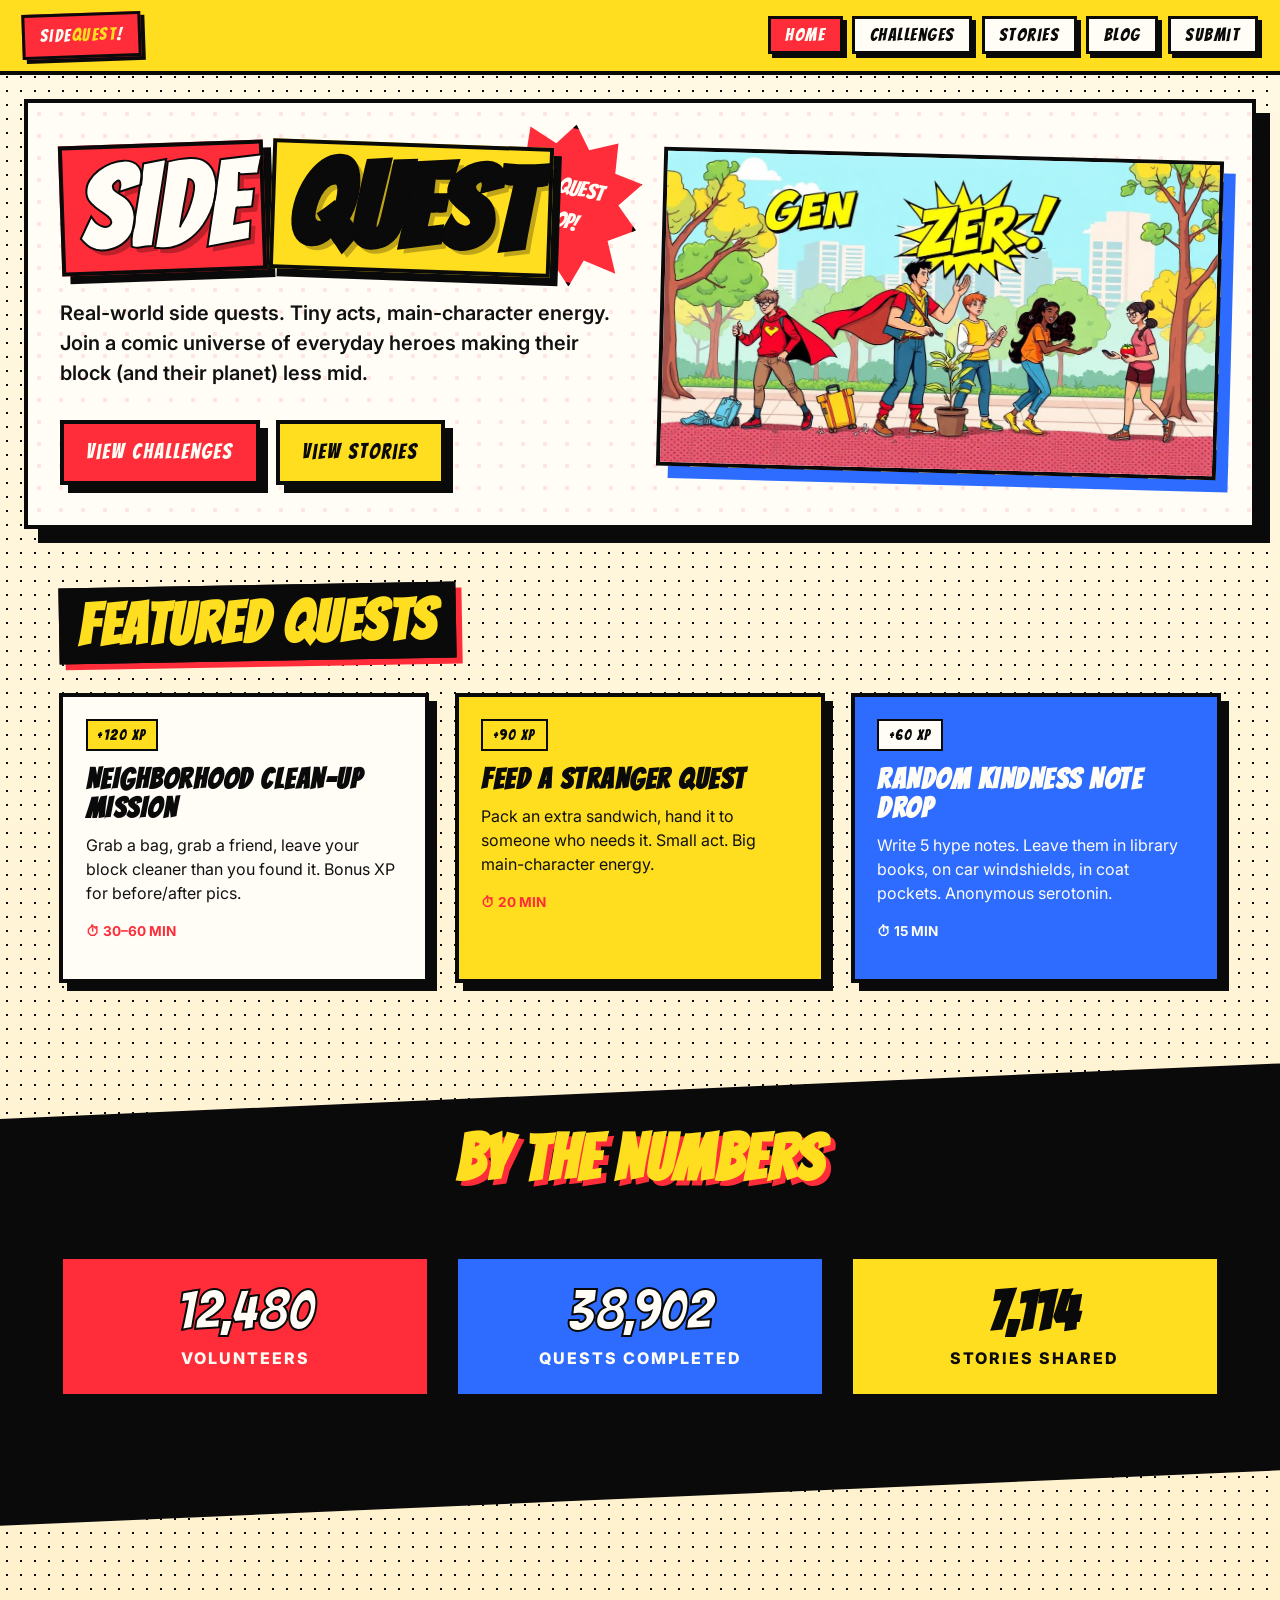
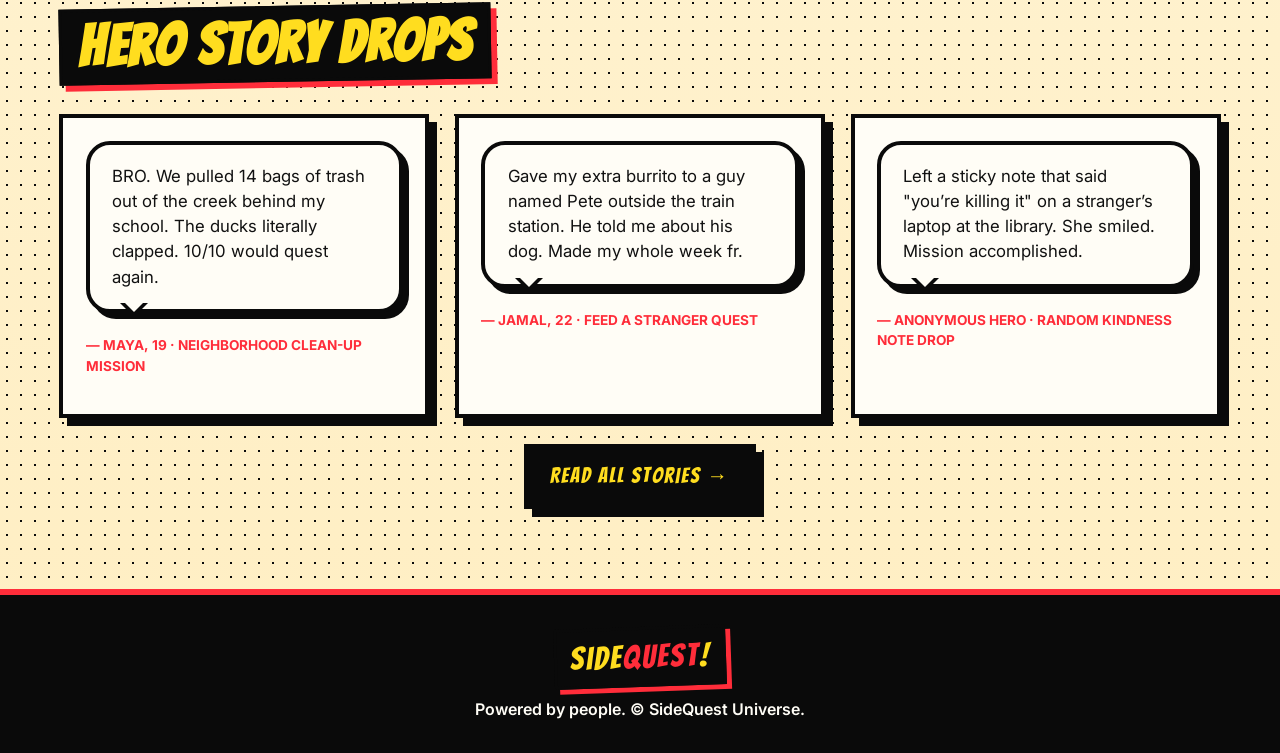
<file: index.html>
<!doctype html>
<html lang="en">
<head>
<meta charset="utf-8">
<meta name="viewport" content="width=device-width,initial-scale=1">
<title>SideQuest — Turn Small Actions Into Big Impact</title>
<meta name="description" content="SideQuest is the comic-book inspired community where Gen Z heroes complete real-world side quests and drop impact stories.">
<link rel="preconnect" href="https://fonts.googleapis.com">
<link rel="preconnect" href="https://fonts.gstatic.com" crossorigin>
<link href="https://fonts.googleapis.com/css2?family=Bangers&family=Inter:wght@400;600;800&display=swap" rel="stylesheet">
<link rel="stylesheet" href="styles.css">
</head>
<body>
<nav class="nav">
  <a href="index.html" class="brand">Side<span>Quest</span>!</a>
  <ul>
    <li><a href="index.html">Home</a></li>
    <li><a href="challenges.html">Challenges</a></li>
    <li><a href="stories.html">Stories</a></li>
    <li><a href="blog.html">Blog</a></li>
    <li><a href="submit.html">Submit</a></li>
  </ul>
</nav>

<header class="hero">
  <div class="hero-grid">
    <div class="hero-text">
      <div class="burst">NEW QUEST<br>DROP!</div>
      <h1 class="hero-title">
        <span class="side">SIDE</span><span class="quest">QUEST</span>
      </h1>
      <p class="lead">Real-world side quests. Tiny acts, main-character energy. Join a comic universe of everyday heroes making their block (and their planet) less mid.</p>
      <div class="cta">
        <a class="btn red" href="challenges.html"> View Challenges</a>
        <a class="btn yellow" href="stories.html"> View Stories</a>
      </div>
    </div>
    <div class="hero-visual">
      <img src="images/hero.jpg" alt="Gen Z heroes doing community good deeds in a comic book style illustration" width="1200" height="675">
    </div>
  </div>
</header>

<section class="wrap">
  <h2 class="section-title">Featured Quests</h2>
  <div class="grid" id="featured-challenges"></div>
</section>

<section class="divider">
  <h2>By The Numbers</h2>
  <div class="wrap">
    <div class="stats">
      <div class="stat"><div class="num">12,480</div><div class="label">Volunteers</div></div>
      <div class="stat"><div class="num">38,902</div><div class="label">Quests Completed</div></div>
      <div class="stat"><div class="num">7,114</div><div class="label">Stories Shared</div></div>
    </div>
  </div>
</section>

<section class="wrap">
  <h2 class="section-title">Hero Story Drops</h2>
  <div class="grid" id="featured-stories"></div>
  <p class="center mt"><a class="btn black" href="stories.html">Read All Stories →</a></p>
</section>

<footer>
  <div class="brand">Side<span style="color:var(--red)">Quest</span>!</div>
  <p>Powered by people. © SideQuest Universe.</p>
</footer>

<script src="script.js"></script>
</body>
</html>
</file>
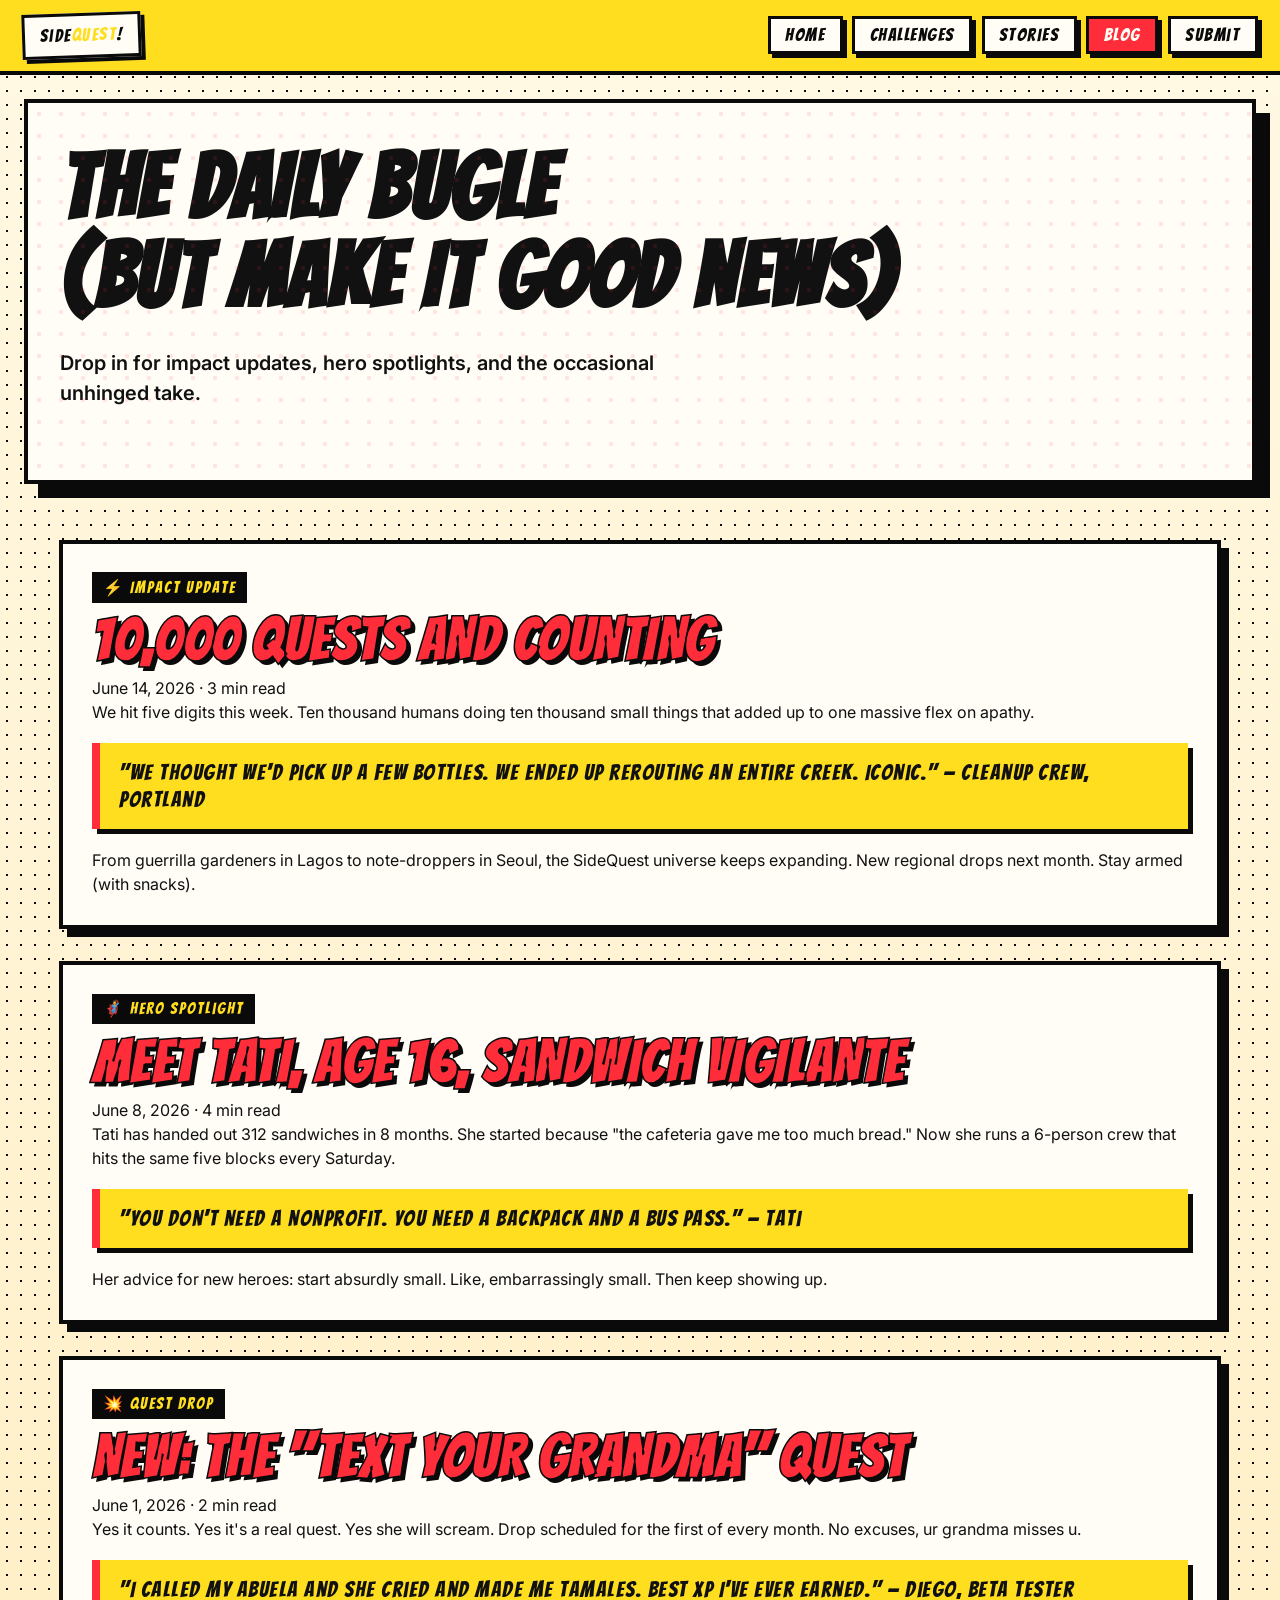
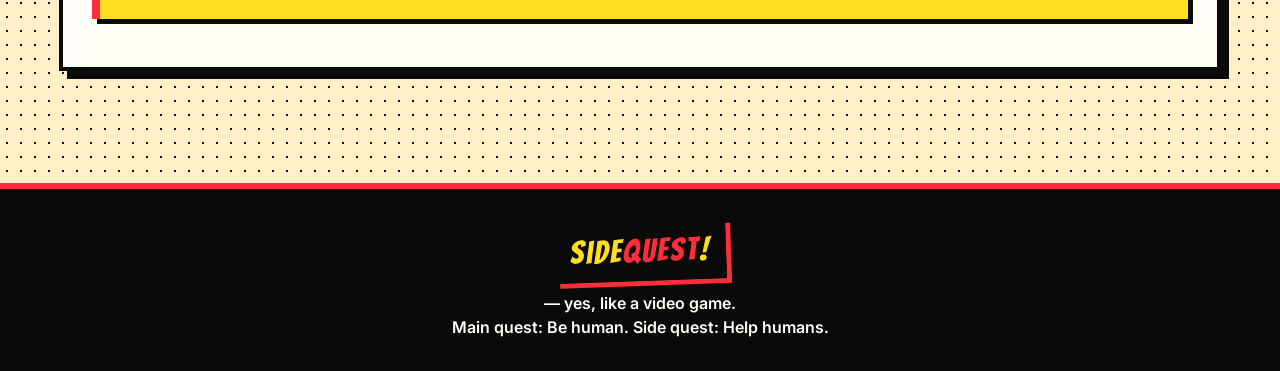
<file: blog.html>
<!doctype html>
<html lang="en">
<head>
<meta charset="utf-8">
<meta name="viewport" content="width=device-width,initial-scale=1">
<title>Blog — SideQuest</title>
<meta name="description" content="Impact updates, hero spotlights, and quest drops from the SideQuest universe.">
<link href="https://fonts.googleapis.com/css2?family=Bangers&family=Inter:wght@400;600;800&display=swap" rel="stylesheet">
<link rel="stylesheet" href="styles.css">
</head>
<body>
<nav class="nav">
  <a href="index.html" class="brand">Side<span>Quest</span>!</a>
  <ul>
    <li><a href="index.html">Home</a></li>
    <li><a href="challenges.html">Challenges</a></li>
    <li><a href="stories.html">Stories</a></li>
    <li><a href="blog.html">Blog</a></li>
    <li><a href="submit.html">Submit</a></li>
  </ul>
</nav>
<header class="hero">
  <h1>The Daily Bugle<br>(But Make It Good News)</h1>
  <p class="lead">Drop in for impact updates, hero spotlights, and the occasional unhinged take.</p>
</header>
<section class="wrap">
  <article class="blog-post">
    <span class="kicker">⚡ Impact Update</span>
    <h2>10,000 Quests And Counting</h2>
    <p class="meta">June 14, 2026 · 3 min read</p>
    <p>We hit five digits this week. Ten thousand humans doing ten thousand small things that added up to one massive flex on apathy.</p>
    <div class="pullquote">"We thought we'd pick up a few bottles. We ended up rerouting an entire creek. Iconic." — Cleanup Crew, Portland</div>
    <p>From guerrilla gardeners in Lagos to note-droppers in Seoul, the SideQuest universe keeps expanding. New regional drops next month. Stay armed (with snacks).</p>
  </article>
  <article class="blog-post">
    <span class="kicker">🦸 Hero Spotlight</span>
    <h2>Meet Tati, Age 16, Sandwich Vigilante</h2>
    <p class="meta">June 8, 2026 · 4 min read</p>
    <p>Tati has handed out 312 sandwiches in 8 months. She started because "the cafeteria gave me too much bread." Now she runs a 6-person crew that hits the same five blocks every Saturday.</p>
    <div class="pullquote">"You don't need a nonprofit. You need a backpack and a bus pass." — Tati</div>
    <p>Her advice for new heroes: start absurdly small. Like, embarrassingly small. Then keep showing up.</p>
  </article>
  <article class="blog-post">
    <span class="kicker">💥 Quest Drop</span>
    <h2>New: The "Text Your Grandma" Quest</h2>
    <p class="meta">June 1, 2026 · 2 min read</p>
    <p>Yes it counts. Yes it's a real quest. Yes she will scream. Drop scheduled for the first of every month. No excuses, ur grandma misses u.</p>
    <div class="pullquote">"I called my abuela and she cried and made me tamales. Best XP I've ever earned." — Diego, beta tester</div>
  </article>
</section>
<footer>
  <div class="brand">Side<span style="color:var(--red)">Quest</span>!</div>
  <p> — yes, like a video game.</p>
  <p>Main quest: Be human. Side quest: Help humans.</p>
  
</footer>
<script src="script.js"></script>
</body>
</html>
</file>
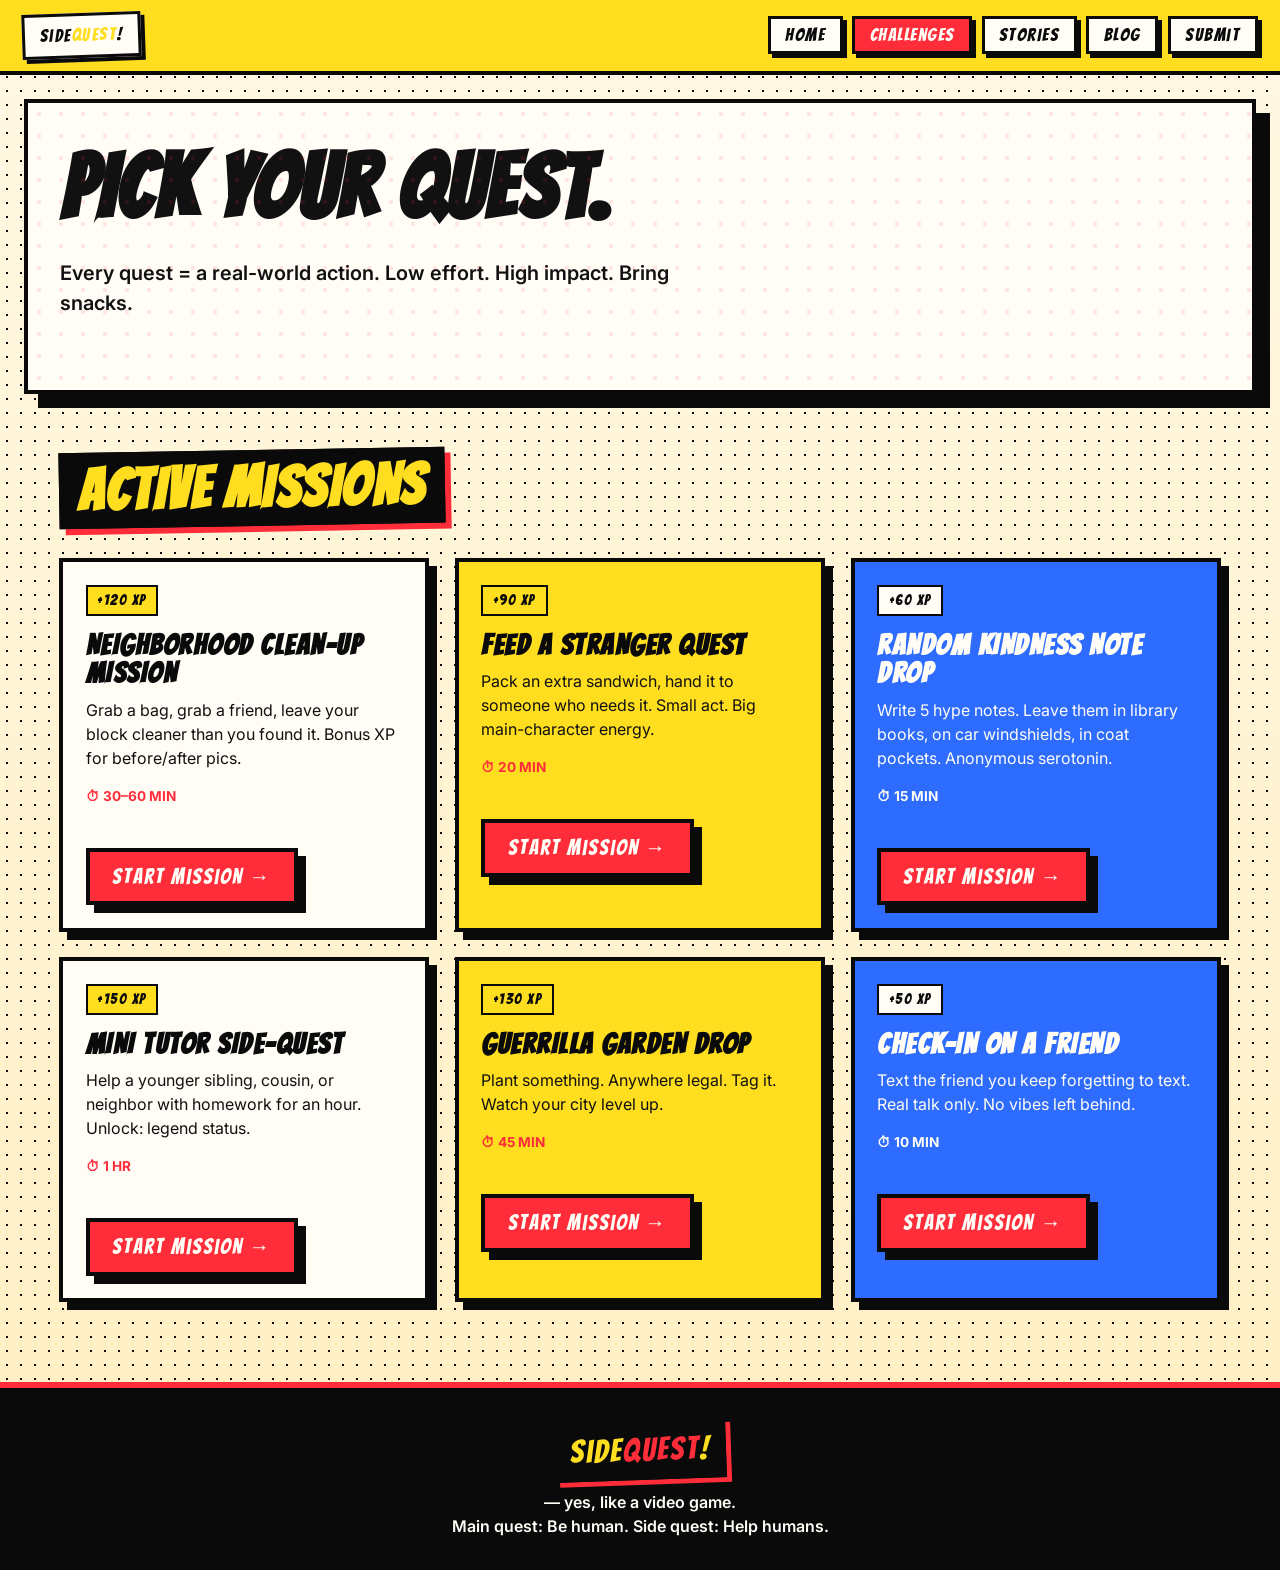
<file: challenges.html>
<!doctype html>
<html lang="en">
<head>
<meta charset="utf-8">
<meta name="viewport" content="width=device-width,initial-scale=1">
<title>Challenges — SideQuest</title>
<meta name="description" content="Browse real-world side quests. Pick a mission, complete it IRL, and earn legend status.">
<link href="https://fonts.googleapis.com/css2?family=Bangers&family=Inter:wght@400;600;800&display=swap" rel="stylesheet">
<link rel="stylesheet" href="styles.css">
</head>
<body>
<nav class="nav">
  <a href="index.html" class="brand">Side<span>Quest</span>!</a>
  <ul>
    <li><a href="index.html">Home</a></li>
    <li><a href="challenges.html">Challenges</a></li>
    <li><a href="stories.html">Stories</a></li>
    <li><a href="blog.html">Blog</a></li>
    <li><a href="submit.html">Submit</a></li>
  </ul>
</nav>
<header class="hero">
  <h1>Pick Your Quest.</h1>
  <p class="lead">Every quest = a real-world action. Low effort. High impact. Bring snacks.</p>
</header>
<section class="wrap">
  <h2 class="section-title">Active Missions</h2>
  <div class="grid" id="challenge-grid"></div>
</section>
<div class="modal" id="modal" role="dialog" aria-modal="true">
  <div class="modal-card">
    <button class="modal-close" aria-label="Close">✕</button>
    <div id="modal-body"></div>
  </div>
</div>
<footer>
  <div class="brand">Side<span style="color:var(--red)">Quest</span>!</div>
  <p> — yes, like a video game.</p>
  <p>Main quest: Be human. Side quest: Help humans.</p>
  
</footer>
<script src="script.js"></script>
</body>
</html>
</file>
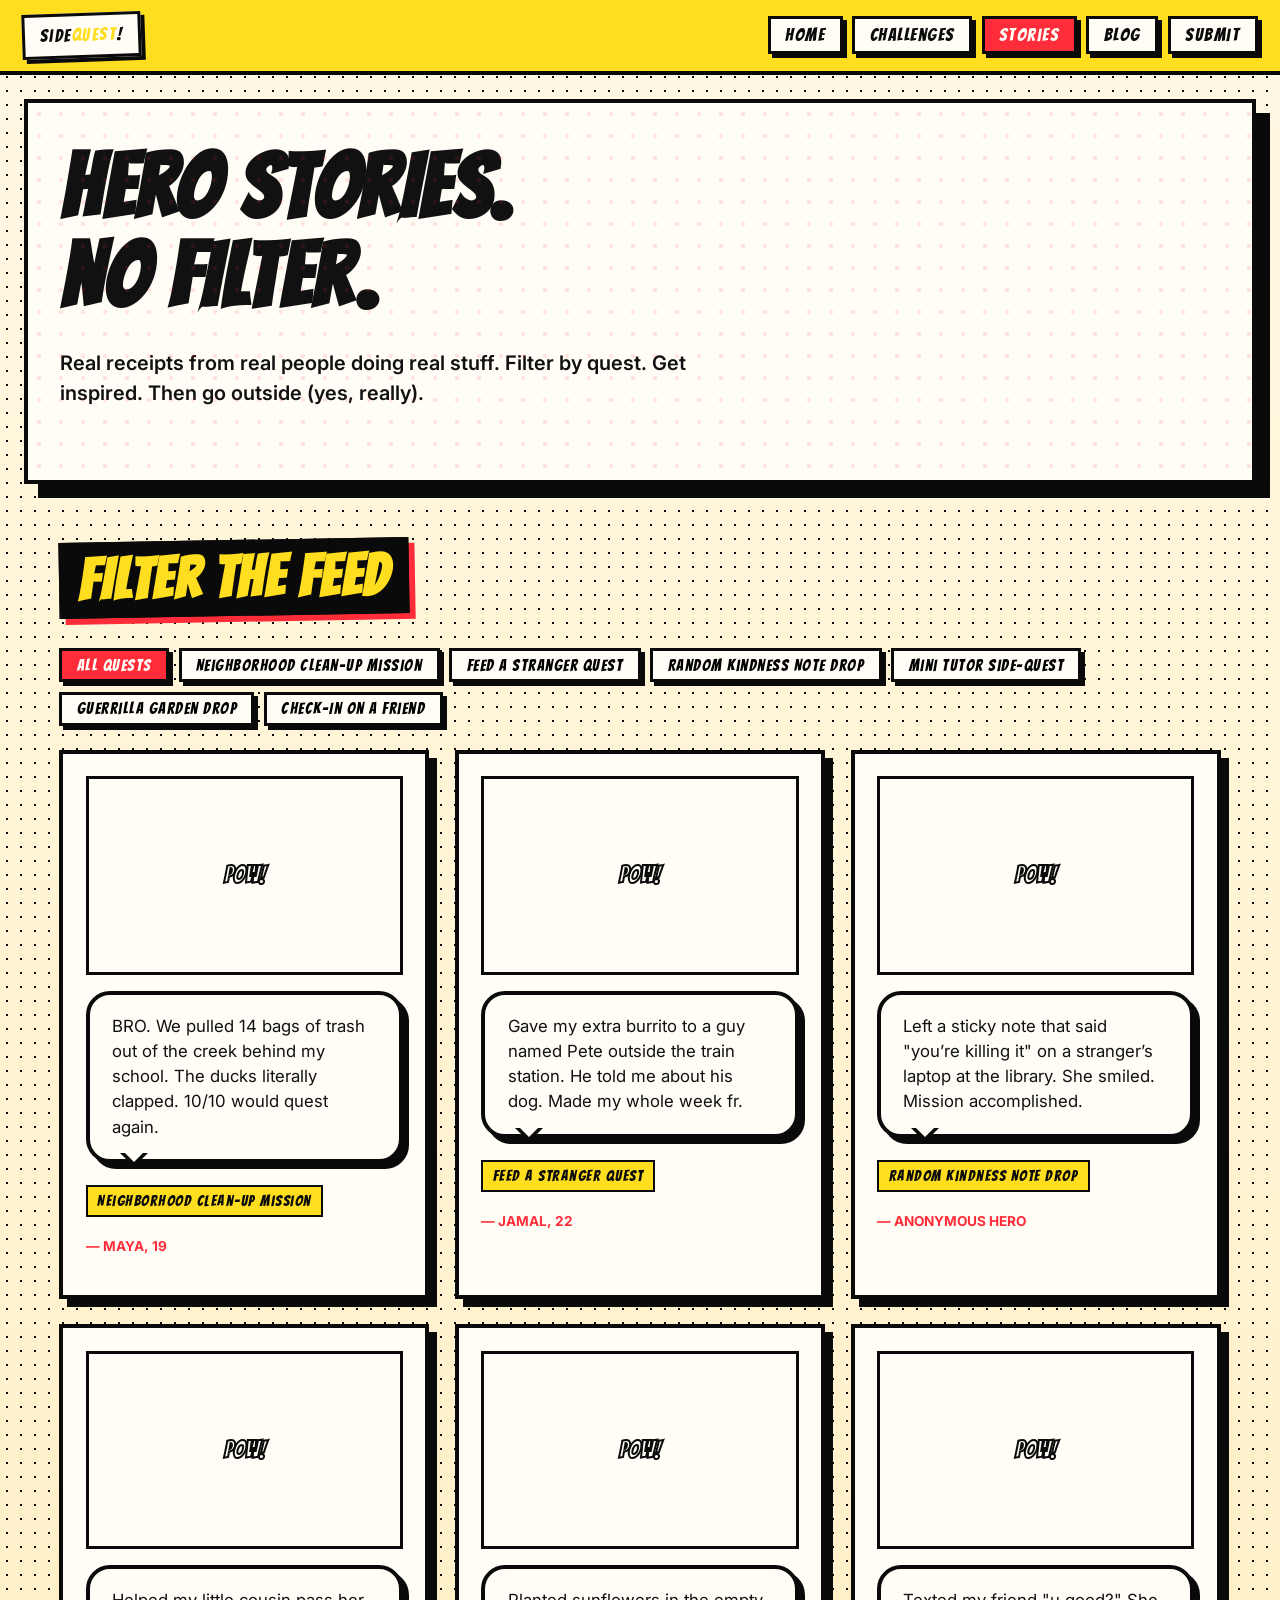
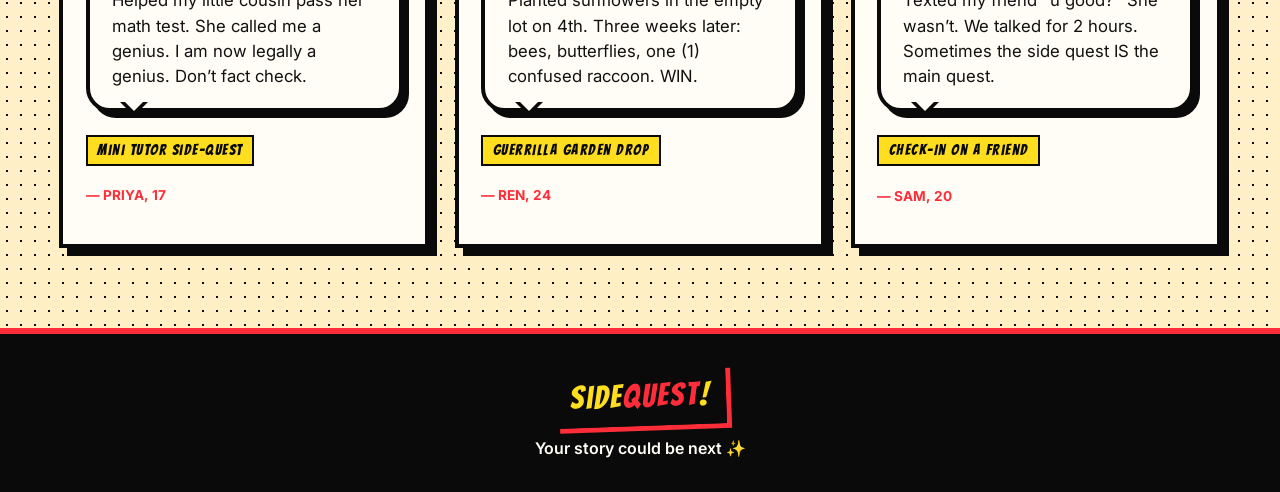
<file: stories.html>
<!doctype html>
<html lang="en">
<head>
<meta charset="utf-8">
<meta name="viewport" content="width=device-width,initial-scale=1">
<title>Stories — SideQuest</title>
<meta name="description" content="Real impact stories from real Gen Z heroes completing real-world side quests.">
<link href="https://fonts.googleapis.com/css2?family=Bangers&family=Inter:wght@400;600;800&display=swap" rel="stylesheet">
<link rel="stylesheet" href="styles.css">
</head>
<body>
<nav class="nav">
  <a href="index.html" class="brand">Side<span>Quest</span>!</a>
  <ul>
    <li><a href="index.html">Home</a></li>
    <li><a href="challenges.html">Challenges</a></li>
    <li><a href="stories.html">Stories</a></li>
    <li><a href="blog.html">Blog</a></li>
    <li><a href="submit.html">Submit</a></li>
  </ul>
</nav>
<header class="hero">
  <h1>Hero Stories.<br>No Filter.</h1>
  <p class="lead">Real receipts from real people doing real stuff. Filter by quest. Get inspired. Then go outside (yes, really).</p>
</header>
<section class="wrap">
  <h2 class="section-title">Filter The Feed</h2>
  <div class="filters" id="story-filters"></div>
  <div class="grid" id="story-grid"></div>
</section>
<footer>
  <div class="brand">Side<span style="color:var(--red)">Quest</span>!</div>
  <p>Your story could be next ✨</p>
</footer>
<script src="script.js"></script>
</body>
</html>
</file>
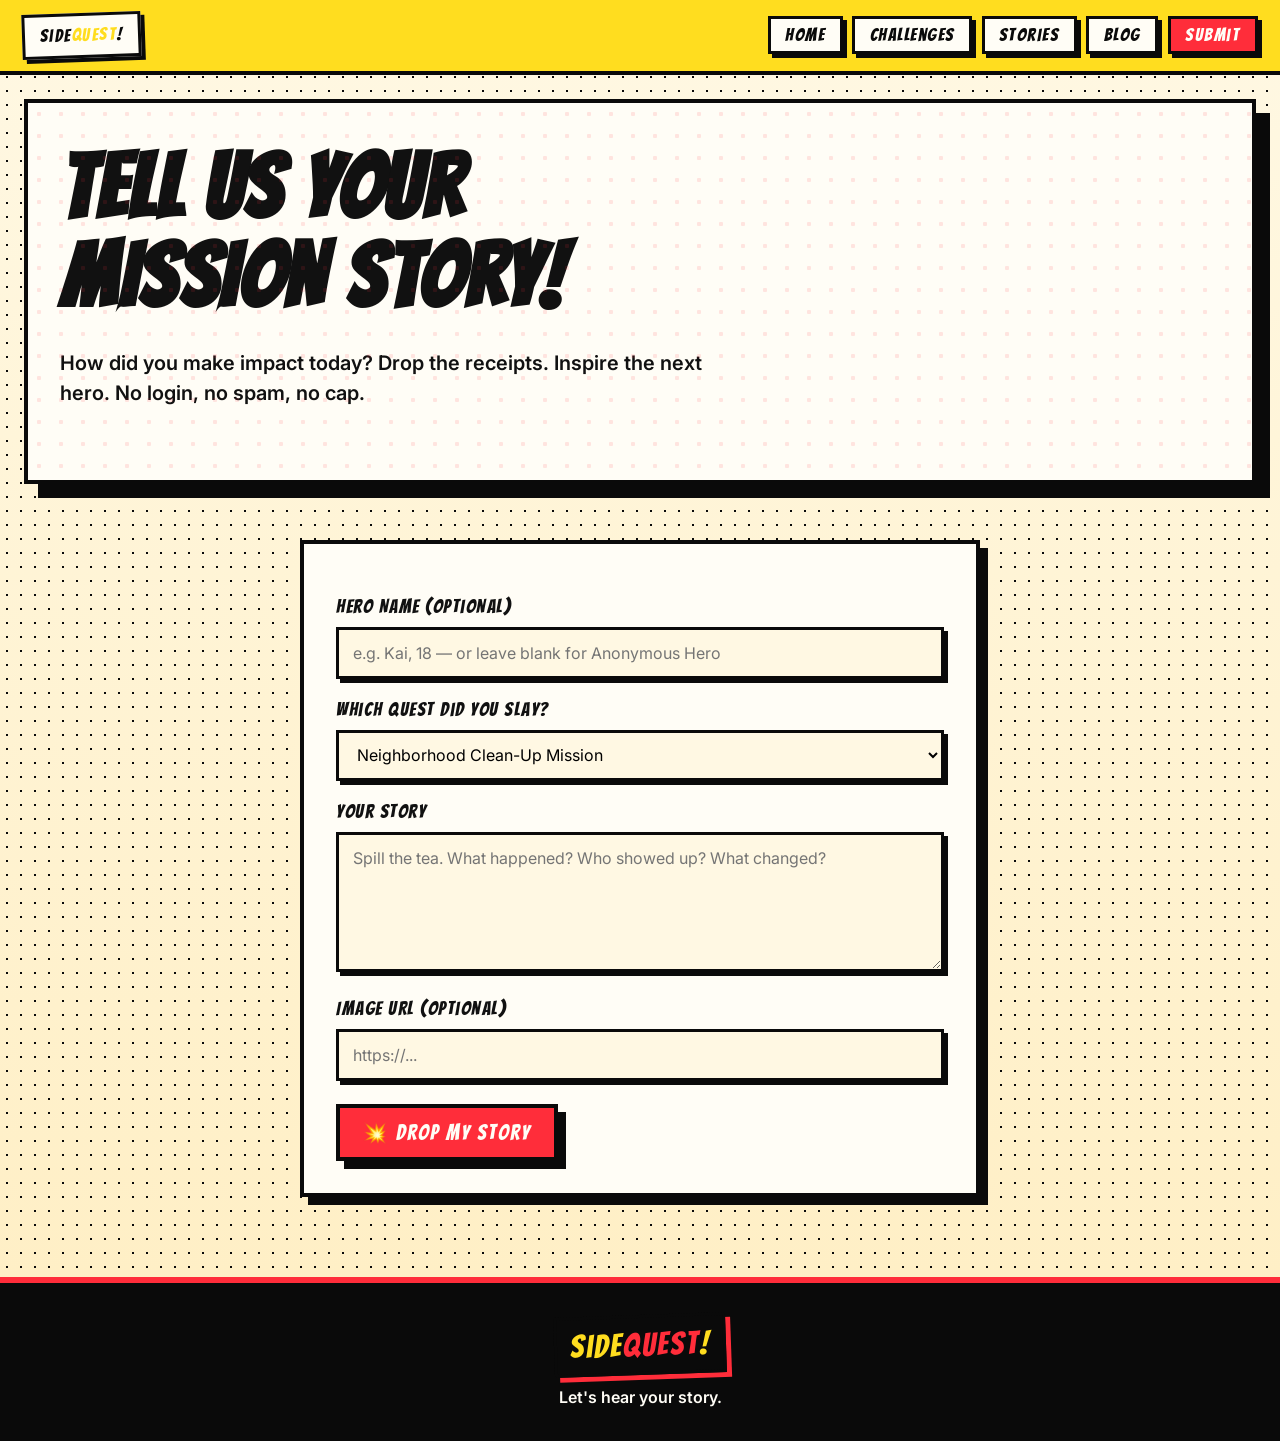
<file: submit.html>
<!doctype html>
<html lang="en">
<head>
<meta charset="utf-8">
<meta name="viewport" content="width=device-width,initial-scale=1">
<title>Submit Your Story — SideQuest</title>
<meta name="description" content="Completed a quest? Drop your impact story and join the SideQuest hall of heroes.">
<link href="https://fonts.googleapis.com/css2?family=Bangers&family=Inter:wght@400;600;800&display=swap" rel="stylesheet">
<link rel="stylesheet" href="styles.css">
</head>
<body>
<nav class="nav">
  <a href="index.html" class="brand">Side<span>Quest</span>!</a>
  <ul>
    <li><a href="index.html">Home</a></li>
    <li><a href="challenges.html">Challenges</a></li>
    <li><a href="stories.html">Stories</a></li>
    <li><a href="blog.html">Blog</a></li>
    <li><a href="submit.html">Submit</a></li>
  </ul>
</nav>
<header class="hero">
  <h1>Tell Us Your<br>Mission Story!</h1>
  <p class="lead">How did you make impact today? Drop the receipts. Inspire the next hero. No login, no spam, no cap.</p>
</header>
<section class="wrap">
  <form class="form" id="submit-form" novalidate>
    <label for="name">Hero Name (optional)</label>
    <input id="name" name="name" type="text" placeholder="e.g. Kai, 18 — or leave blank for Anonymous Hero">
    <label for="challenge">Which Quest Did You Slay?</label>
    <select id="challenge" name="challenge" required></select>
    <label for="story">Your Story</label>
    <textarea id="story" name="story" placeholder="Spill the tea. What happened? Who showed up? What changed?" required></textarea>
    <label for="image">Image URL (optional)</label>
    <input id="image" name="image" type="url" placeholder="https://...">
    <p style="margin-top:1.4rem"><button class="btn red" type="submit">💥 Drop My Story</button></p>
    <div class="thanks" id="thanks">
      <h3 style="margin-bottom:.4rem">🎉 LEGEND STATUS UNLOCKED</h3>
      <p>Your story is saved to your local hero log and now lives on the <a href="stories.html">Stories feed</a>. You're officially built different. ✨</p>
    </div>
  </form>
</section>
<footer>
  <div class="brand">Side<span style="color:var(--red)">Quest</span>!</div>
  <p>Let's hear your story.</p>
</footer>
<script src="script.js"></script>
</body>
</html>
</file>
<file: styles.css>
/* SideQuest — Comic Book CSS */
:root{
  --black:#0a0a0a;
  --white:#fffdf6;
  --red:#ff2d3a;
  --blue:#2d6cff;
  --yellow:#ffdd1f;
  --paper:#fff8e3;
  --ink:#111;
  --border:4px solid var(--black);
  --pop: 8px 8px 0 var(--black);
  --pop-red: 8px 8px 0 var(--red);
  --pop-blue: 8px 8px 0 var(--blue);
}

*{box-sizing:border-box;margin:0;padding:0}
html,body{scroll-behavior:smooth}
body{
  font-family: 'Inter', system-ui, sans-serif;
  color:var(--ink);
  background:
    radial-gradient(var(--black) 1.2px, transparent 1.4px) 0 0/14px 14px,
    linear-gradient(180deg, var(--paper), #ffeec2);
  min-height:100vh;
  line-height:1.5;
}

h1,h2,h3,.display{
  font-family: 'Bangers', 'Anton', Impact, sans-serif;
  letter-spacing:1.5px;
  text-transform:uppercase;
  line-height:1;
}
h1{font-size: clamp(2.5rem, 7vw, 6rem);}
h2{font-size: clamp(2rem, 5vw, 3.6rem);}
h3{font-size: 1.8rem;}

a{color:var(--blue);text-decoration:none}
a:hover{text-decoration:underline wavy var(--red)}

/* NAV */
.nav{
  position:sticky;top:0;z-index:50;
  background:var(--yellow);
  border-bottom:var(--border);
  display:flex;align-items:center;justify-content:space-between;
  padding:.8rem 1.4rem;
}
.brand{
  font-family:'Bangers',Impact,sans-serif;
  font-size:2rem;letter-spacing:2px;
  background:var(--black);color:var(--yellow);
  padding:.2rem .8rem;border:3px solid var(--black);
  box-shadow:5px 5px 0 var(--red);
  transform:rotate(-2deg);
}
.brand span{color:var(--yellow)}
.nav ul{list-style:none;display:flex;gap:.6rem;flex-wrap:wrap}
.nav a{
  font-family:'Bangers',Impact,sans-serif;letter-spacing:1.5px;
  color:var(--black);background:var(--white);
  padding:.4rem .9rem;border:3px solid var(--black);
  box-shadow:4px 4px 0 var(--black);
  font-size:1.1rem;
  transition:transform .15s ease, box-shadow .15s ease;
}
.nav a:hover{transform:translate(-2px,-2px) rotate(-2deg);box-shadow:6px 6px 0 var(--red);text-decoration:none}
.nav a.active{background:var(--red);color:var(--white)}

/* CONTAINER */
.wrap{max-width:1200px;margin:0 auto;padding:2rem 1.2rem}

/* HERO */
.hero{
  position:relative;
  margin:1.5rem;
  background:var(--white);
  border:var(--border);
  box-shadow:14px 14px 0 var(--black);
  padding:2.5rem 2rem;
  overflow:hidden;
}
.hero::before{
  content:"";position:absolute;inset:0;
  background: radial-gradient(var(--red) 2px, transparent 2.5px) 0 0/22px 22px;
  opacity:.12;pointer-events:none;
}
.hero-grid{
  display:grid;grid-template-columns:1fr 1fr;gap:2.5rem;align-items:center;
  position:relative;z-index:1;
}
.hero-text{position:relative}
.hero-title{
  display:flex;flex-wrap:wrap;gap:.4rem;
  font-size: clamp(3.5rem, 9vw, 7.5rem);
  line-height:1;
  margin:0;
}
.hero-title .side,
.hero-title .quest{
  display:inline-block;
  padding:.2rem .9rem;
  border:4px solid var(--black);
  box-shadow:8px 8px 0 var(--black);
  -webkit-text-stroke:2px var(--black);
  text-shadow:5px 5px 0 rgba(0,0,0,.25);
}
.hero-title .side{
  background:var(--red);color:var(--white);
  transform:rotate(-2deg);
}
.hero-title .quest{
  background:var(--yellow);color:var(--black);
  transform:rotate(2deg);
}
.hero-visual img{
  width:100%;height:auto;display:block;
  border:4px solid var(--black);
  box-shadow:12px 12px 0 var(--blue);
  transform:rotate(1.5deg);
}
.hero p.lead{
  font-size:1.25rem;max-width:50ch;margin:1.6rem 0 2rem;
  font-weight:600;
}
.cta{display:flex;gap:1rem;flex-wrap:wrap}
.btn{
  display:inline-block;
  font-family:'Bangers',Impact,sans-serif;letter-spacing:2px;
  font-size:1.3rem;
  padding:.8rem 1.4rem;
  border:var(--border);
  background:var(--blue);color:var(--white);
  box-shadow:var(--pop);
  cursor:pointer;
  transition:transform .15s ease, box-shadow .15s ease;
}
.btn:hover{transform:translate(-3px,-3px) rotate(-1deg);box-shadow:12px 12px 0 var(--black);text-decoration:none}
.btn.red{background:var(--red)}
.btn.yellow{background:var(--yellow);color:var(--black)}
.btn.black{background:var(--black);color:var(--yellow)}

/* BURST */
.burst{
  position:absolute;top:-20px;right:-20px;
  width:160px;height:160px;
  background:var(--red);color:var(--white);
  display:grid;place-items:center;text-align:center;
  font-family:'Bangers',Impact,sans-serif;font-size:1.4rem;
  border:var(--border);
  clip-path: polygon(50% 0,61% 14%,78% 6%,80% 25%,98% 28%,86% 44%,100% 57%,84% 67%,93% 86%,72% 82%,66% 100%,52% 86%,35% 99%,32% 80%,12% 86%,20% 67%,3% 58%,17% 45%,4% 28%,23% 26%,22% 7%,40% 14%);
  transform:rotate(12deg);
}

/* SECTION */
section{padding:3rem 1.2rem}
.section-title{
  display:inline-block;
  background:var(--black);color:var(--yellow);
  padding:.4rem 1rem;border:3px solid var(--black);
  box-shadow:6px 6px 0 var(--red);
  margin-bottom:2rem;
  transform:rotate(-1deg);
}

/* CARD GRID / COMIC PANELS */
.grid{
  display:grid;gap:1.6rem;
  grid-template-columns:repeat(auto-fit,minmax(280px,1fr));
}
.panel{
  background:var(--white);
  border:var(--border);
  box-shadow:var(--pop);
  padding:1.4rem;
  position:relative;
  transition:transform .2s ease, box-shadow .2s ease, rotate .2s ease;
}
.panel:hover{
  transform:translate(-4px,-6px);
  rotate:-1.5deg;
  box-shadow:14px 16px 0 var(--red);
}
.panel .tag{
  display:inline-block;background:var(--yellow);color:var(--black);
  font-family:'Bangers',Impact,sans-serif;letter-spacing:1.5px;
  padding:.15rem .6rem;border:2px solid var(--black);
  font-size:.95rem;margin-bottom:.6rem;
}
.panel h3{margin:.3rem 0 .6rem;color:var(--black)}
.panel p{font-size:1rem;margin-bottom:1rem}
.panel .meta{font-size:.85rem;font-weight:700;text-transform:uppercase;color:var(--red)}

.panel.alt{background:var(--yellow)}
.panel.alt2{background:var(--blue);color:var(--white)}
.panel.alt2 h3,.panel.alt2 .meta{color:var(--white)}
.panel.alt2 .tag{background:var(--white);color:var(--black)}

/* IMAGE PLACEHOLDER */
.imgbox{
  width:100%;aspect-ratio:16/10;
  border:3px solid var(--black);
  margin-bottom:1rem;
  display:grid;place-items:center;
  font-family:'Bangers',Impact,sans-serif;font-size:1.5rem;color:var(--white);
  -webkit-text-stroke:2px var(--black);
}

/* SPEECH BUBBLE */
.bubble{
  position:relative;
  background:var(--white);
  border:var(--border);
  border-radius:24px;
  padding:1.2rem 1.4rem;
  margin-bottom:1.4rem;
  font-size:1.05rem;
  box-shadow:6px 6px 0 var(--black);
}
.bubble::after{
  content:"";position:absolute;left:30px;bottom:-22px;
  width:0;height:0;
  border:14px solid transparent;
  border-top-color:var(--black);
}
.bubble::before{
  content:"";position:absolute;left:33px;bottom:-14px;
  width:0;height:0;
  border:11px solid transparent;
  border-top-color:var(--white);
  z-index:1;
}

/* STATS */
.stats{
  display:grid;gap:1.4rem;
  grid-template-columns:repeat(auto-fit,minmax(220px,1fr));
  margin:2rem 0;
}
.stat{
  background:var(--red);color:var(--white);
  border:var(--border);box-shadow:var(--pop);
  padding:1.5rem;text-align:center;
}
.stat:nth-child(2){background:var(--blue)}
.stat:nth-child(3){background:var(--yellow);color:var(--black)}
.stat .num{
  font-family:'Bangers',Impact,sans-serif;
  font-size:3.5rem;line-height:1;
  -webkit-text-stroke:2px var(--black);
}
.stat .label{font-weight:800;text-transform:uppercase;letter-spacing:2px;margin-top:.4rem}

/* DIAGONAL DIVIDER */
.divider{
  background:var(--black);color:var(--yellow);
  padding:4rem 2rem;text-align:center;
  clip-path: polygon(0 12%, 100% 0, 100% 88%, 0 100%);
  margin:3rem 0;
}
.divider h2{
  font-size:clamp(2rem,5vw,4rem);
  color:var(--yellow);
  text-shadow:5px 5px 0 var(--red);
}

/* FORM */
.form{
  background:var(--white);border:var(--border);
  box-shadow:var(--pop);padding:2rem;max-width:680px;margin:0 auto;
}
.form label{
  display:block;font-family:'Bangers',Impact,sans-serif;
  letter-spacing:1.5px;font-size:1.2rem;margin:1rem 0 .4rem;
}
.form input,.form select,.form textarea{
  width:100%;padding:.7rem .9rem;
  border:3px solid var(--black);background:var(--paper);
  font:inherit;font-size:1rem;
  box-shadow:4px 4px 0 var(--black);
}
.form input:focus,.form select:focus,.form textarea:focus{
  outline:none;background:var(--yellow);
  box-shadow:6px 6px 0 var(--red);
}
.form textarea{min-height:140px;resize:vertical}
.thanks{
  display:none;margin-top:1.4rem;
  background:var(--yellow);border:var(--border);padding:1.2rem;
  box-shadow:6px 6px 0 var(--red);
}
.thanks.show{display:block;animation:pop .3s ease}
@keyframes pop{from{transform:scale(.85)}to{transform:scale(1)}}

/* MODAL */
.modal{
  display:none;position:fixed;inset:0;z-index:100;
  background:rgba(0,0,0,.6);
  align-items:center;justify-content:center;padding:1rem;
}
.modal.show{display:flex}
.modal-card{
  background:var(--white);border:var(--border);
  box-shadow:14px 14px 0 var(--red);
  max-width:560px;width:100%;padding:1.6rem;position:relative;
}
.modal-close{
  position:absolute;top:-18px;right:-18px;
  width:44px;height:44px;border-radius:50%;
  background:var(--red);color:var(--white);
  border:3px solid var(--black);font-weight:900;font-size:1.2rem;
  cursor:pointer;box-shadow:4px 4px 0 var(--black);
}

/* BLOG */
.blog-post{
  background:var(--white);border:var(--border);
  box-shadow:var(--pop);padding:1.8rem;margin-bottom:2rem;
}
.blog-post h2{
  -webkit-text-stroke:1.5px var(--black);
  color:var(--red);text-shadow:4px 4px 0 var(--black);
  margin-bottom:.4rem;
}
.blog-post .kicker{
  display:inline-block;background:var(--black);color:var(--yellow);
  font-family:'Bangers',Impact,sans-serif;letter-spacing:2px;
  padding:.2rem .7rem;margin-bottom:.6rem;
}
.pullquote{
  border-left:8px solid var(--red);
  background:var(--yellow);
  padding:1rem 1.2rem;margin:1.2rem 0;
  font-family:'Bangers',Impact,sans-serif;
  letter-spacing:1.5px;font-size:1.4rem;line-height:1.2;
  box-shadow:5px 5px 0 var(--black);
}

/* FILTERS */
.filters{display:flex;gap:.6rem;flex-wrap:wrap;margin-bottom:1.5rem}
.chip{
  font-family:'Bangers',Impact,sans-serif;letter-spacing:1.5px;
  background:var(--white);border:3px solid var(--black);
  padding:.35rem .9rem;cursor:pointer;
  box-shadow:4px 4px 0 var(--black);font-size:1rem;
}
.chip.active{background:var(--red);color:var(--white)}
.chip:hover{transform:translate(-2px,-2px);box-shadow:6px 6px 0 var(--red)}

/* FOOTER */
footer{
  background:var(--black);color:var(--white);
  padding:2rem 1.4rem;margin-top:3rem;text-align:center;
  border-top:6px solid var(--red);
}
footer .brand{display:inline-block;margin-bottom:.6rem}
footer p{font-weight:600}

/* UTIL */
.center{text-align:center}
.mt{margin-top:1.6rem}
@media (max-width:700px){
  .hero{padding:1.8rem 1.2rem;margin:.6rem}
  .hero-grid{grid-template-columns:1fr;gap:1.5rem}
  .hero-visual img{transform:rotate(0)}
  .hero-title .side,.hero-title .quest{padding:.15rem .6rem}
  .burst{width:110px;height:110px;font-size:1rem;top:-10px;right:-10px}
  .nav{padding:.6rem .8rem}
  .nav a{font-size:.95rem;padding:.3rem .6rem}
}
</file>
